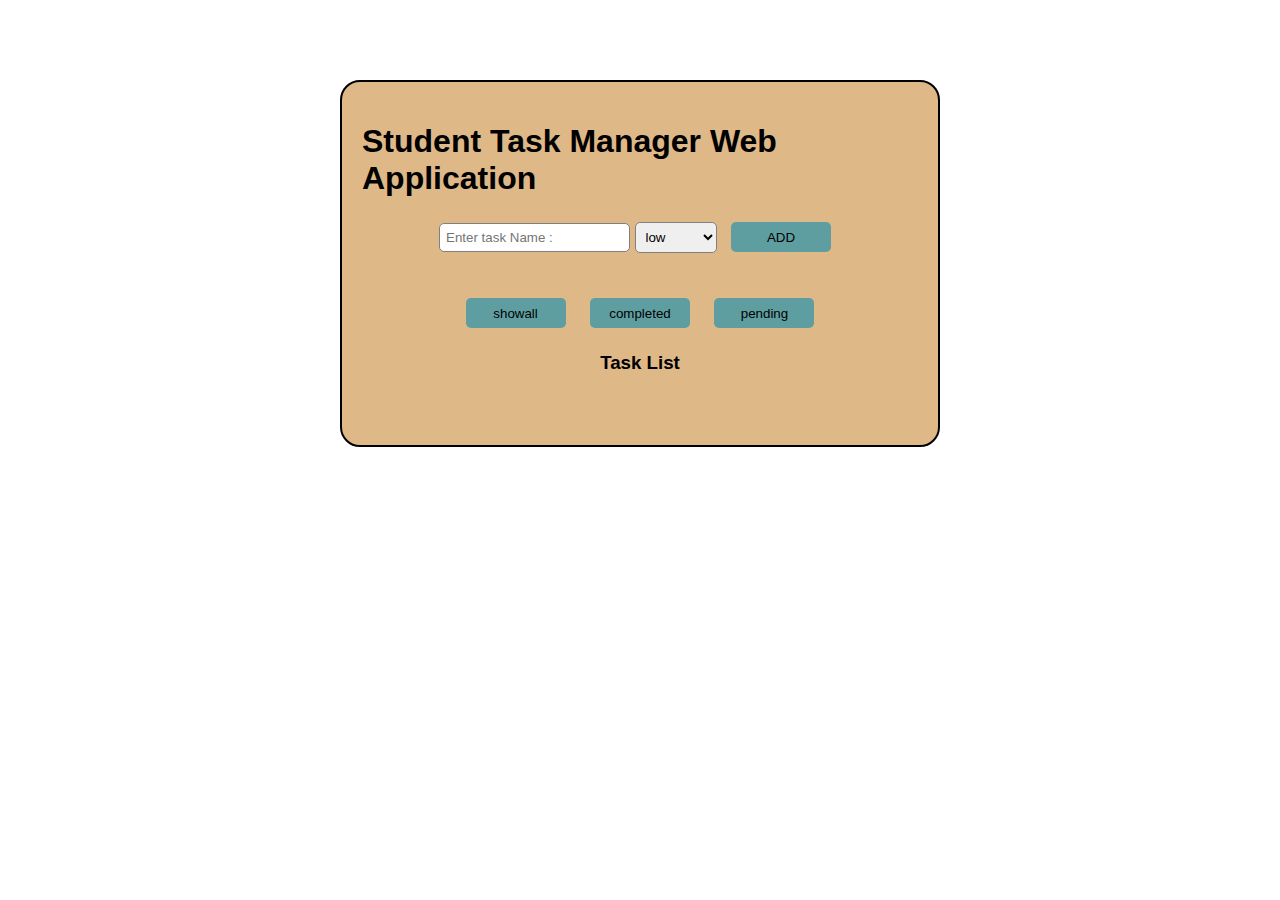
<file: lab_mst/index.html>
<!DOCTYPE html>
<html lang="en">
<head>
    <meta charset="UTF-8">
    <meta name="viewport" content="width=device-width, initial-scale=1.0">
    <title>Student Task Manager Web Application</title>
    <link rel="stylesheet" href="style.css">

</head>
<body>
    <div id="container">

        <h1>Student Task Manager Web Application</h1>
        <div>
            <input type="text" id="taskname" placeholder="Enter task Name : ">
            <select id="priority">
                <option value="low">low</option>
                <option value="Medium">Medium</option>
                <option value="high">high</option>
            </select>
            <button onclick="addtask()">ADD</button>
        </div><br><br>
        
        <div class="filters">
            <button onclick="showall()">showall</button>
            <button onclick="showcompleted()">completed</button>
            <button onclick="showpending()">pending</button>
        </div>
        
        <h3>Task List</h3>
        <ol id="tasklist">
            
        </ol>
        
    </div>
    <script src="script.js"></script>
</body>
</html>
</file>
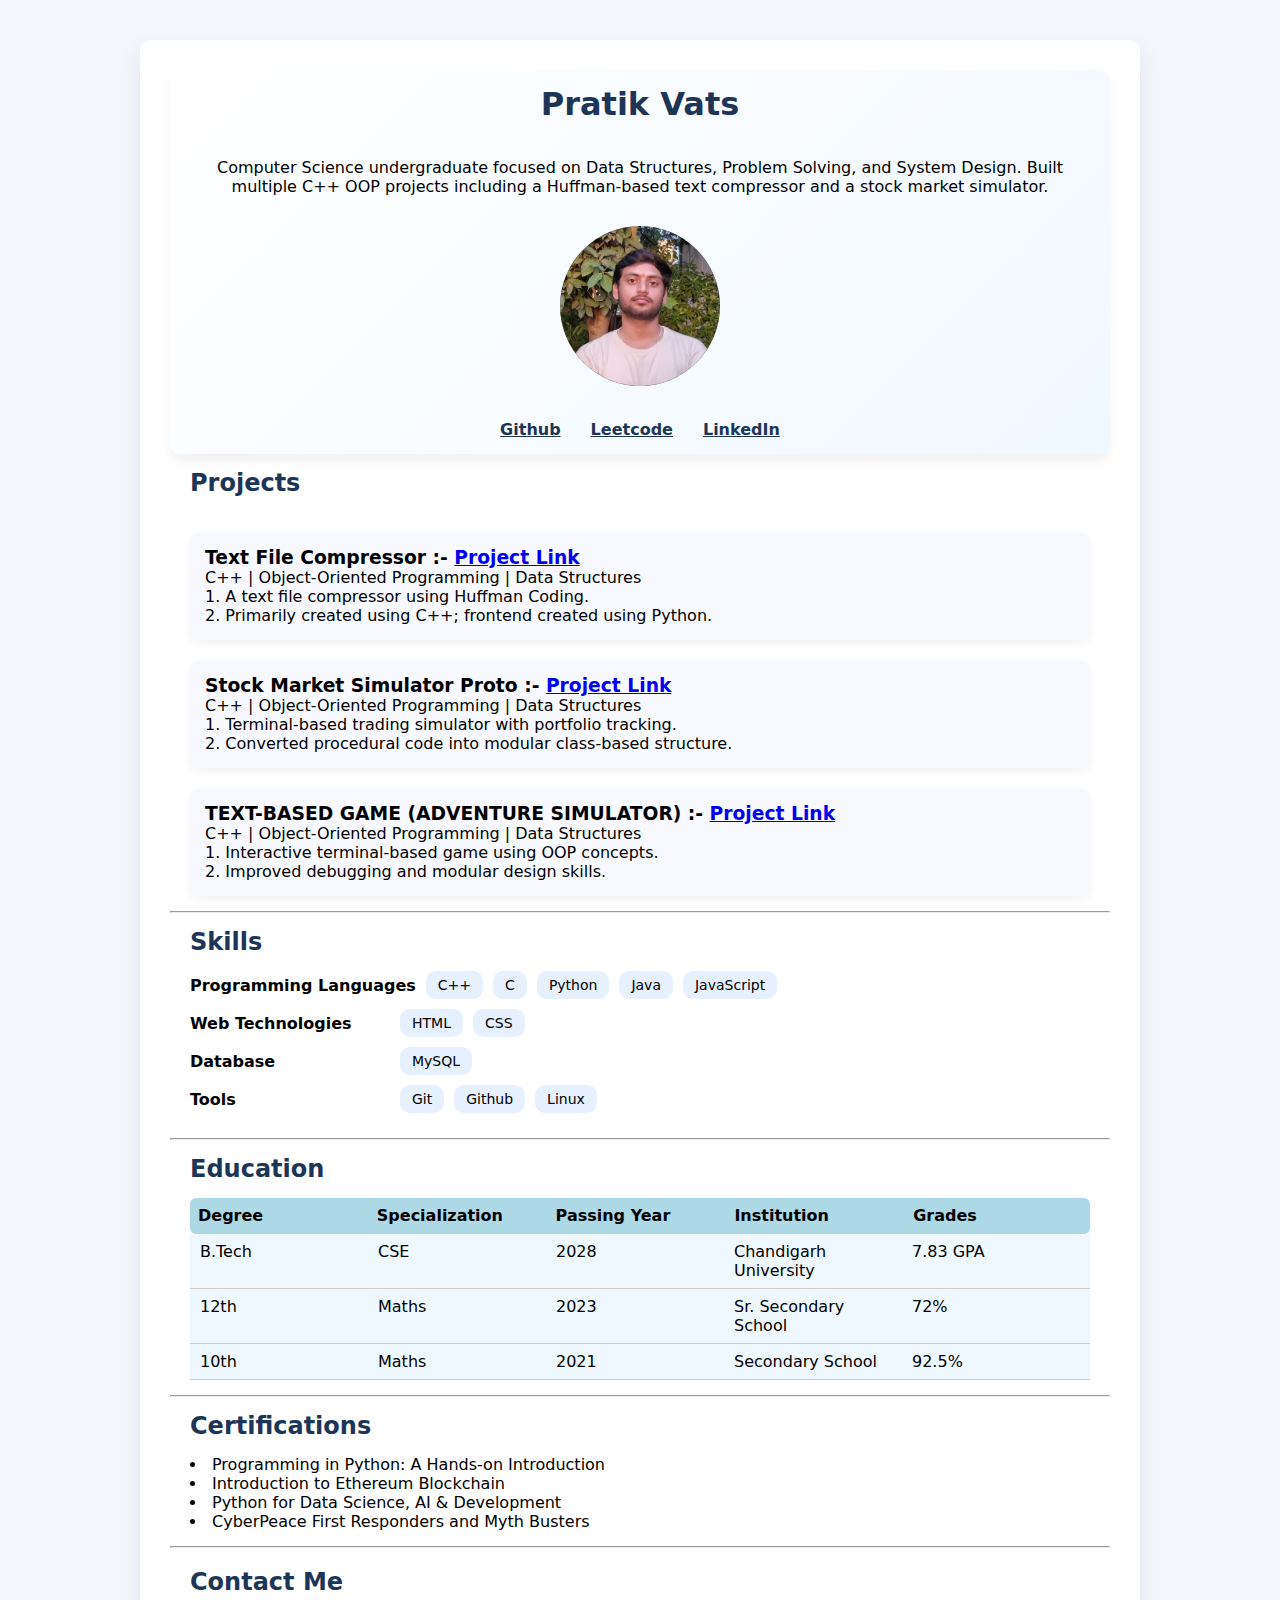
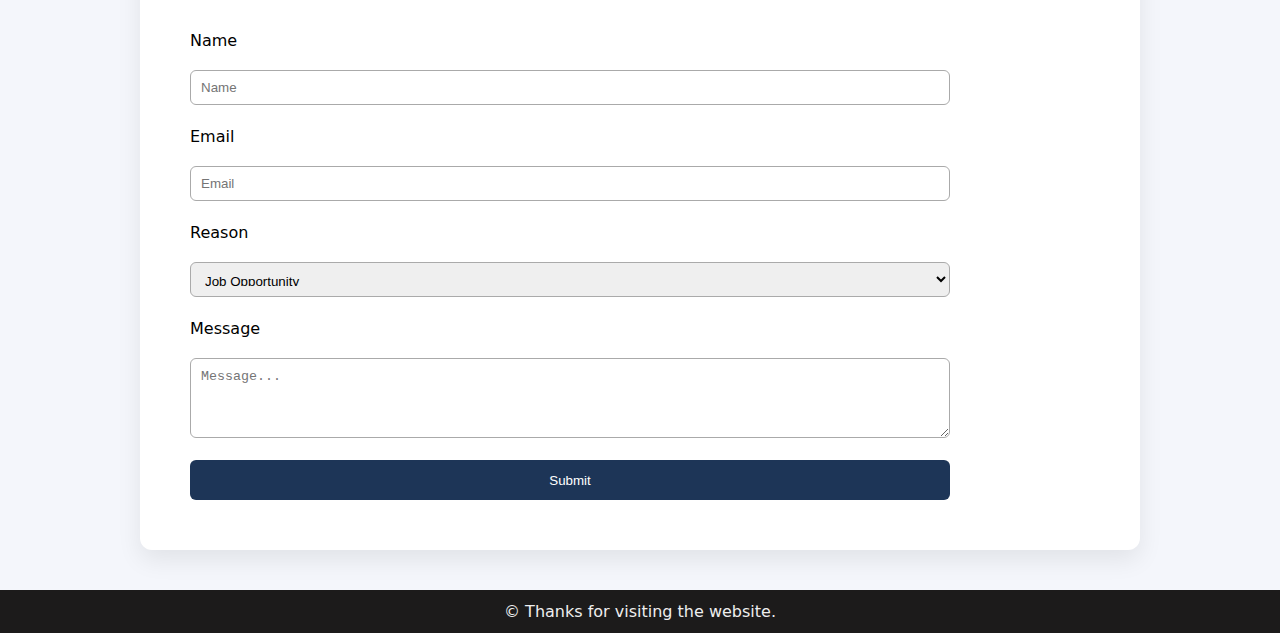
<file: portfolio website/index.html>
<!DOCTYPE html>
<html lang="en">

<head>
    <meta charset="UTF-8">
    <meta name="viewport" content="width=device-width, initial-scale=1.0">
    <title>Portfolio</title>
    <link rel="stylesheet" href="style.css">
</head>

<body>

    <div class="container">

        <div class="about-me">
            <header class="header">
                <h1>Pratik Vats</h1>
                <p>
                    Computer Science undergraduate focused on Data Structures, Problem Solving, and System Design. Built
                    multiple C++ OOP projects including a Huffman-based text compressor and a stock market simulator.
                </p>
                <div class="img">
                    <a href="https://www.linkedin.com/in/pratik-vats-a81587329/" target="_blank"><img src="mypic.jpg"
                            alt="Profile picture of Pratik Vats"></a>
                </div>
            </header>

            <nav>
                <a href="https://github.com/Pratik-vats" target="_blank">Github</a>
                <a href="https://leetcode.com/u/pratik_vats_05/" target="_blank">Leetcode</a>
                <a href="https://www.linkedin.com/in/pratik-vats-a81587329/" target="_blank">LinkedIn</a>
            </nav>
        </div>

        <main>

            <section class="projects">
                <h2>Projects</h2>

                <div class="project-item">
                    <h3>Text File Compressor :- <a
                            href="https://github.com/Pratik-vats/project/tree/main/adsa%20project"
                            target="_blank">Project Link</a></h3>
                    <p>C++ | Object-Oriented Programming | Data Structures</p>
                    <ol>
                        <li>A text file compressor using Huffman Coding.</li>
                        <li>Primarily created using C++; frontend created using Python.</li>
                    </ol>
                </div>

                <div class="project-item">
                    <h3>Stock Market Simulator Proto :- <a
                            href="https://github.com/Pratik-vats/project/blob/main/stock_market_simulator_proto.cpp"
                            target="_blank">Project Link</a></h3>
                    <p>C++ | Object-Oriented Programming | Data Structures</p>
                    <ol>
                        <li>Terminal-based trading simulator with portfolio tracking.</li>
                        <li>Converted procedural code into modular class-based structure.</li>
                    </ol>
                </div>

                <div class="project-item">
                    <h3>TEXT-BASED GAME (ADVENTURE SIMULATOR) :- <a
                            href="https://github.com/Pratik-vats/project/blob/main/text_based_game.cpp"
                            target="_blank">Project Link</a></h3>
                    <p>C++ | Object-Oriented Programming | Data Structures</p>
                    <ol>
                        <li>Interactive terminal-based game using OOP concepts.</li>
                        <li>Improved debugging and modular design skills.</li>
                    </ol>
                </div>

            </section>

            <hr>

            <section class="skills">

                <h2>Skills</h2>
                <div class="skilltype">
                    <h4>Programming Languages</h4>
                    <div class="skillcard">C++</div>
                    <div class="skillcard">C</div>
                    <div class="skillcard">Python</div>
                    <div class="skillcard">Java</div>
                    <div class="skillcard">JavaScript</div>
                </div>
                <div class="skilltype">
                    <h4>Web Technologies</h4>
                    <div class="skillcard">HTML</div>
                    <div class="skillcard">CSS</div>
                </div>
                <div class="skilltype">
                    <h4>Database</h4>
                    <div class="skillcard">MySQL</div>
                </div>
                <div class="skilltype">
                    <h4>Tools</h4>
                    <div class="skillcard">Git</div>
                    <div class="skillcard">Github</div>
                    <div class="skillcard">Linux</div>
                </div>

            </section>

            <hr>

            <section class="education">
                <h2>Education</h2>

                <div class="qualifications header">
                    <div>Degree</div>
                    <div>Specialization</div>
                    <div>Passing Year</div>
                    <div>Institution</div>
                    <div>Grades</div>
                </div>

                <div class="qualifications">
                    <div>B.Tech</div>
                    <div>CSE</div>
                    <div>2028</div>
                    <div>Chandigarh University</div>
                    <div>7.83 GPA</div>
                </div>

                <div class="qualifications">
                    <div>12th</div>
                    <div>Maths</div>
                    <div>2023</div>
                    <div>Sr. Secondary School</div>
                    <div>72%</div>
                </div>

                <div class="qualifications">
                    <div>10th</div>
                    <div>Maths</div>
                    <div>2021</div>
                    <div>Secondary School</div>
                    <div>92.5%</div>
                </div>
            </section>

            <hr>

            <section class="certifications">
                <h2>Certifications</h2>
                <ul>
                    <li>Programming in Python: A Hands-on Introduction</li>
                    <li>Introduction to Ethereum Blockchain</li>
                    <li>Python for Data Science, AI & Development</li>
                    <li>CyberPeace First Responders and Myth Busters</li>
                </ul>
            </section>

            <hr>

            <div class="contact-me">

                <h2>Contact Me</h2>

                <form>

                    <label>Name</label>
                    <input type="text" placeholder="Name">

                    <label>Email</label>
                    <input type="email" placeholder="Email" class="detail-input">

                    <label>Reason</label>
                    <select>
                        <option>Job Opportunity</option>
                        <option>Internship</option>
                        <option>Collaboration</option>
                    </select>

                    <label>Message</label>
                    <textarea name="Message" placeholder="Message..."></textarea>
                    <button type="submit">Submit</button>

                </form>

            </div>
        </main>
    </div>

    <footer>
        <p>&copy; Thanks for visiting the website.</p>
    </footer>

</body>

</html>
</file>
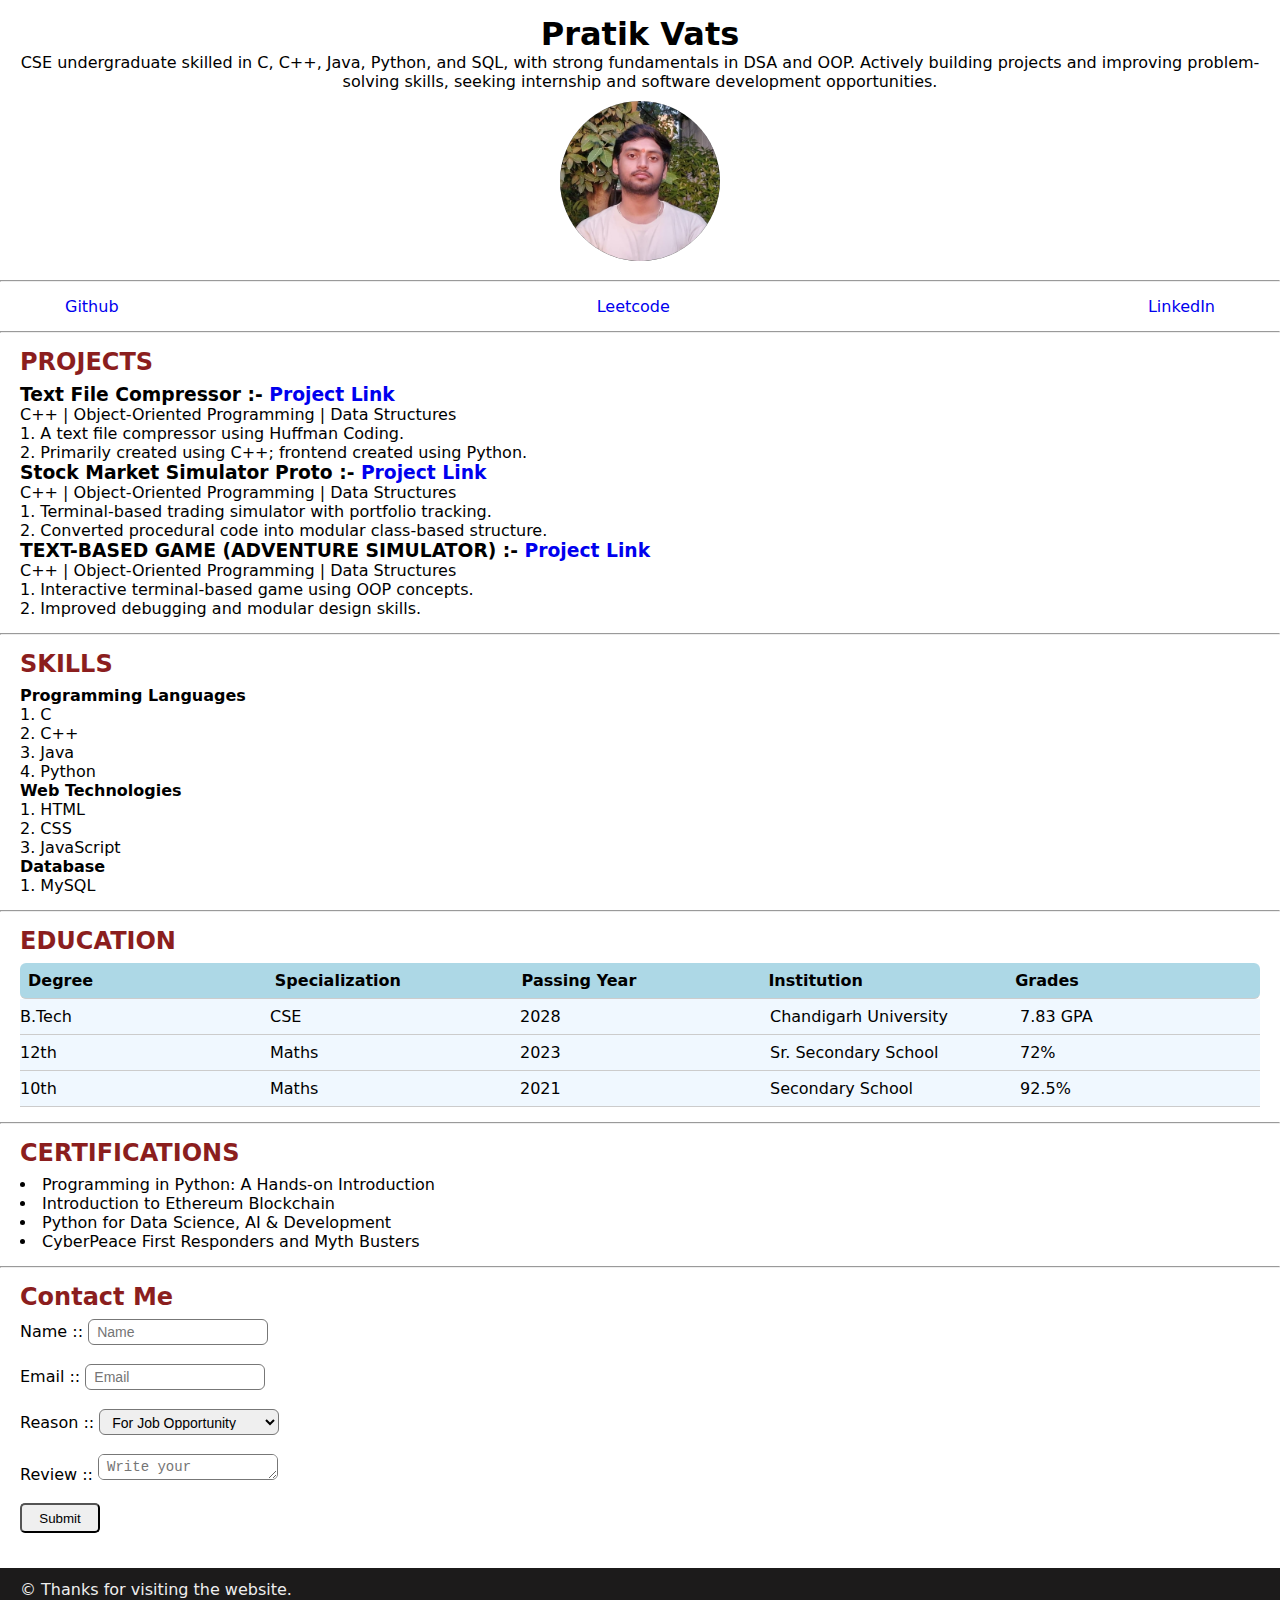
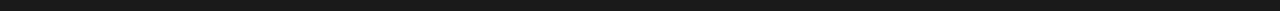
<file: portofolio website/index.html>
<!DOCTYPE html>
<html lang="en">

<head>
    <meta charset="UTF-8">
    <meta name="viewport" content="width=device-width, initial-scale=1.0">
    <title>Portfolio</title>
    <link rel="stylesheet" href="style.css">
</head>

<body>

    <header class="header">
        <h1>Pratik Vats</h1>
        <p>
            CSE undergraduate skilled in C, C++, Java, Python, and SQL, with strong fundamentals in DSA and OOP.
            Actively building projects and improving problem-solving skills, seeking internship and software development
            opportunities.
        </p>
        <div class="img">
            <img src="mypic.jpg" alt="Profile picture of Pratik Vats">
        </div>
    </header>

    <hr>

    <nav>
        <a href="https://github.com/PratikVats24bcs10343">Github</a>
        <a href="https://leetcode.com/u/pratik_vats_05/">Leetcode</a>
        <a href="https://www.linkedin.com/in/pratik-vats-a81587329/">LinkedIn</a>
    </nav>

    <hr>

    <main>

        <section class="projects">
            <h2>PROJECTS</h2>

            <article>
                <h3>Text File Compressor :- <a href="https://github.com/Pratik-vats/project/tree/main/adsa%20project"
                        target="_blank">Project Link</a></h3>
                <p>C++ | Object-Oriented Programming | Data Structures</p>
                <ol>
                    <li>A text file compressor using Huffman Coding.</li>
                    <li>Primarily created using C++; frontend created using Python.</li>
                </ol>
            </article>

            <article>
                <h3>Stock Market Simulator Proto :- <a
                        href="https://github.com/Pratik-vats/project/blob/main/stock_market_simulator_proto.cpp"
                        target="_blank">Project Link</a></h3>
                <p>C++ | Object-Oriented Programming | Data Structures</p>
                <ol>
                    <li>Terminal-based trading simulator with portfolio tracking.</li>
                    <li>Converted procedural code into modular class-based structure.</li>
                </ol>
            </article>

            <article>
                <h3>TEXT-BASED GAME (ADVENTURE SIMULATOR) :- <a
                        href="https://github.com/Pratik-vats/project/blob/main/text_based_game.cpp"
                        target="_blank">Project Link</a></h3>
                <p>C++ | Object-Oriented Programming | Data Structures</p>
                <ol>
                    <li>Interactive terminal-based game using OOP concepts.</li>
                    <li>Improved debugging and modular design skills.</li>
                </ol>
            </article>
        </section>

        <hr>

        <section class="skills">
            <h2>SKILLS</h2>

            <h4>Programming Languages</h4>
            <ol>
                <li>C</li>
                <li>C++</li>
                <li>Java</li>
                <li>Python</li>
            </ol>

            <h4>Web Technologies</h4>
            <ol>
                <li>HTML</li>
                <li>CSS</li>
                <li>JavaScript</li>
            </ol>

            <h4>Database</h4>
            <ol>
                <li>MySQL</li>
            </ol>
        </section>


        <hr>

        <section class="education">
            <h2>EDUCATION</h2>

            <div class="qualifications header">
                <div>Degree</div>
                <div>Specialization</div>
                <div>Passing Year</div>
                <div>Institution</div>
                <div>Grades</div>
            </div>

            <div class="qualifications">
                <div>B.Tech</div>
                <div>CSE</div>
                <div>2028</div>
                <div>Chandigarh University</div>
                <div>7.83 GPA</div>
            </div>

            <div class="qualifications">
                <div>12th</div>
                <div>Maths</div>
                <div>2023</div>
                <div>Sr. Secondary School</div>
                <div>72%</div>
            </div>

            <div class="qualifications">
                <div>10th</div>
                <div>Maths</div>
                <div>2021</div>
                <div>Secondary School</div>
                <div>92.5%</div>
            </div>
        </section>

        <hr>

        <section class="certifications">
            <h2>CERTIFICATIONS</h2>
            <ul>
                <li>Programming in Python: A Hands-on Introduction</li>
                <li>Introduction to Ethereum Blockchain</li>
                <li>Python for Data Science, AI & Development</li>
                <li>CyberPeace First Responders and Myth Busters</li>
            </ul>
        </section>

        <hr>

        <section class="contact">
            <h2>Contact Me</h2>

            <form>
                <label for="name">Name</label> ::
                <input type="text" id="name" name="username" required placeholder="Name">
                <br><br>

                <label for="email">Email</label> ::
                <input type="email" id="email" name="user_mail" required placeholder="Email">
                <br><br>

                <label for="reason">Reason</label> ::
                <select id="reason" name="reason">
                    <option value="Job">For Job Opportunity</option>
                    <option value="Internship">For Internship</option>
                    <option value="Collaboration">For Collaboration</option>
                </select>
                <br><br>

                <label for="review">Review</label> ::
                <textarea id="review" name="review" placeholder="Write your message..."></textarea>
                <br><br>

                <button type="submit">Submit</button>
            </form>
        </section>

    </main>

    <footer>
        <p>&copy; Thanks for visiting the website.</p>
    </footer>

</body>

</html>
</file>
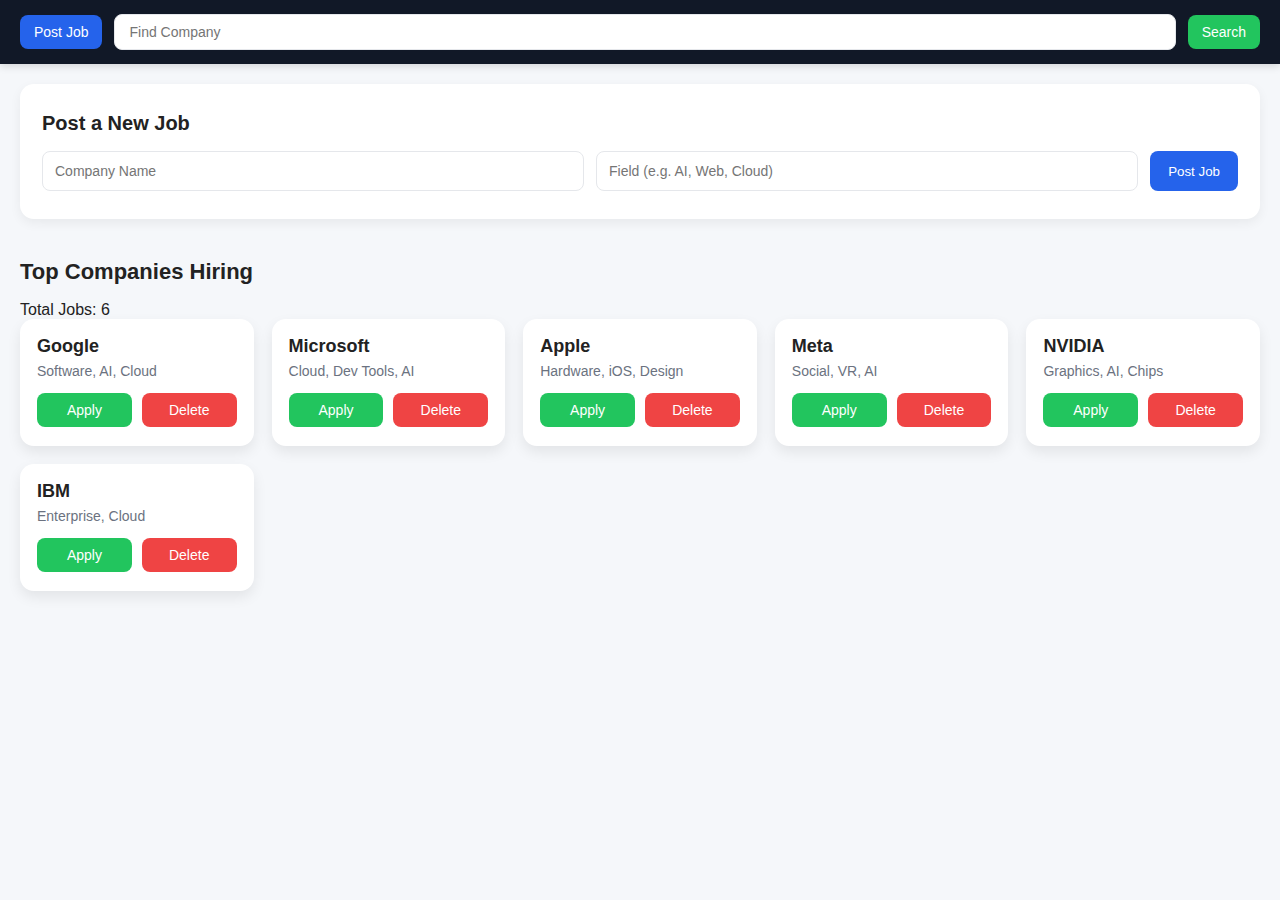
<file: job_seeking_web/companies.html>
<!DOCTYPE html>
<html lang="en">
<head>
    <meta charset="UTF-8">
    <meta name="viewport" content="width=device-width, initial-scale=1.0">
    <title>Top Companies | Jobify</title>
    <link rel="stylesheet" href="companies.css">
</head>
<body>

    <nav class="navbar">
        <a href="#post-job" class="nav-option">Post Job</a>

        <input 
            type="text" 
            id="companySearchInput" 
            placeholder="Find Company" 
            class="nav-option"
        >

        <button id="searchBtn" class="nav-option">Search</button>
    </nav>

    <section class="post-job-section" id="post-job">
        <h2>Post a New Job</h2>

        <div class="post-job-form">
            <input 
                type="text" 
                id="companyNameInput" 
                placeholder="Company Name"
                required
            />

            <input 
                type="text" 
                id="companyFieldInput" 
                placeholder="Field (e.g. AI, Web, Cloud)"
                required
            />

            <button id="postJobBtn">Post Job</button>
        </div>

        <p id="formError" class="form-error"></p>
    </section>

    <section class="companies-section">
        <h2>Top Companies Hiring</h2>

        <p id="jobCount" class="job-count">Total Jobs: 6</p>

        <div class="company-grid" id="companyGrid">

            <div class="company-card" data-company="Google">
                <h3>Google</h3>
                <p>Software, AI, Cloud</p>
                <div class="card-actions">
                    <a href="#" class="apply-btn" data-applied="false">Apply</a>
                    <button class="delete-btn">Delete</button>
                </div>
            </div>

            <div class="company-card" data-company="Microsoft">
                <h3>Microsoft</h3>
                <p>Cloud, Dev Tools, AI</p>
                <div class="card-actions">
                    <a href="#" class="apply-btn" data-applied="false">Apply</a>
                    <button class="delete-btn">Delete</button>
                </div>
            </div>

            <div class="company-card" data-company="Apple">
                <h3>Apple</h3>
                <p>Hardware, iOS, Design</p>
                <div class="card-actions">
                    <a href="#" class="apply-btn" data-applied="false">Apply</a>
                    <button class="delete-btn">Delete</button>
                </div>
            </div>

            <div class="company-card" data-company="Meta">
                <h3>Meta</h3>
                <p>Social, VR, AI</p>
                <div class="card-actions">
                    <a href="#" class="apply-btn" data-applied="false">Apply</a>
                    <button class="delete-btn">Delete</button>
                </div>
            </div>

            <div class="company-card" data-company="NVIDIA">
                <h3>NVIDIA</h3>
                <p>Graphics, AI, Chips</p>
                <div class="card-actions">
                    <a href="#" class="apply-btn" data-applied="false">Apply</a>
                    <button class="delete-btn">Delete</button>
                </div>
            </div>

            <div class="company-card" data-company="IBM">
                <h3>IBM</h3>
                <p>Enterprise, Cloud</p>
                <div class="card-actions">
                    <a href="#" class="apply-btn" data-applied="false">Apply</a>
                    <button class="delete-btn">Delete</button>
                </div>
            </div>

        </div>
    </section>

    <script src="companies.js"></script>
</body>
</html>
</file>
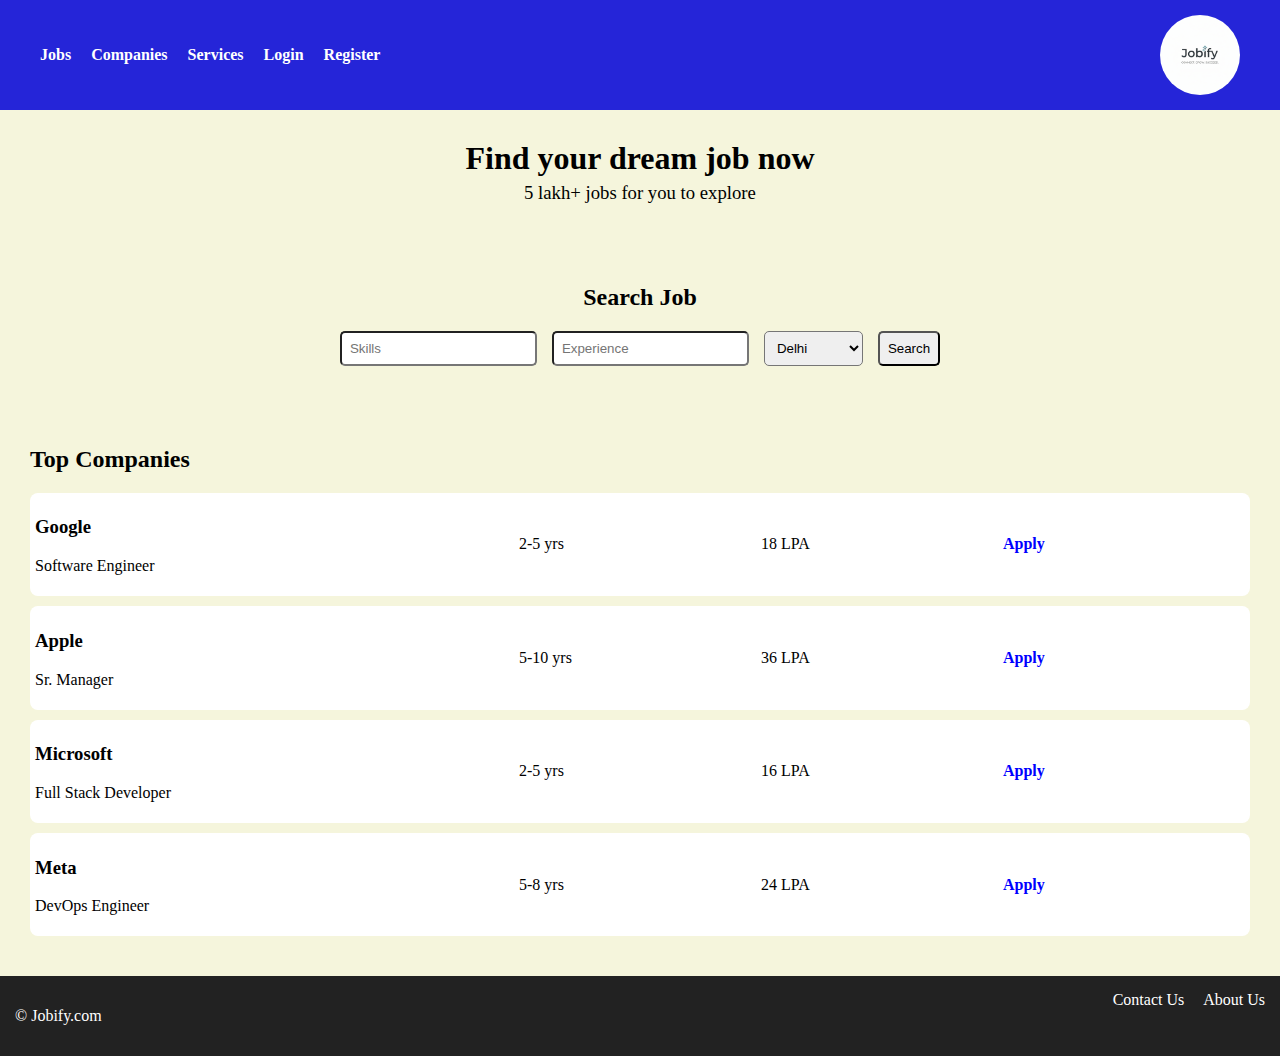
<file: job_seeking_web/homepage.html>
<!DOCTYPE html>
<html lang="en">
<head>
    <meta charset="UTF-8">
    <meta name="viewport" content="width=device-width, initial-scale=1.0">
    <title>Jobify</title>
    <link rel="stylesheet" href="style.css">
</head>

<body>

<header class="header">
    <nav class="nav">
        <a href="jobs.html">Jobs</a>
        <a href="companies.html">Companies</a>
        <a href="#">Services</a>
        <a href="login.html">Login</a>
        <a href="register.html">Register</a>
    </nav>

    <img src="images/jobify_logo.png" alt="logo" class="logo">
</header>

    <div class="title center-title">
        <h1>Find your dream job now</h1>
        <h3>5 lakh+ jobs for you to explore</h3>
    </div>

<section class="search">
    <h2>Search Job</h2>

    <form class="search-form">
        <input type="text" placeholder="Skills" required >
        <input type="text" placeholder="Experience" required >

        <select >
            <option>Delhi</option>
            <option>Mumbai</option>
            <option>Bengaluru</option>
        </select>

        <button >Search</button>
    </form>
</section>

<section class="jobs">
    <h2>Top Companies</h2>

    <div class="job-card">
        <div>
            <h3>Google</h3>
            <p>Software Engineer</p>
        </div>
        <p>2-5 yrs</p>
        <p>18 LPA</p>
        <a href="#">Apply</a>
    </div>

    <div class="job-card">
        <div>
            <h3>Apple</h3>
            <p>Sr. Manager</p>
        </div>
        <p>5-10 yrs</p>
        <p>36 LPA</p>
        <a href="#">Apply</a>
    </div>

    <div class="job-card">
        <div>
            <h3>Microsoft</h3>
            <p>Full Stack Developer</p>
        </div>
        <p>2-5 yrs</p>
        <p>16 LPA</p>
        <a href="#">Apply</a>
    </div>

    <div class="job-card">
        <div>
            <h3>Meta</h3>
            <p>DevOps Engineer</p>
        </div>
        <p>5-8 yrs</p>
        <p>24 LPA</p>
        <a href="#">Apply</a>
    </div>

</section>

<footer class="footer">
    <p>© Jobify.com</p>
    <div>
        <a href="#">Contact Us</a>
        <a href="#">About Us</a>
    </div>
</footer>

</body>
</html>
</file>
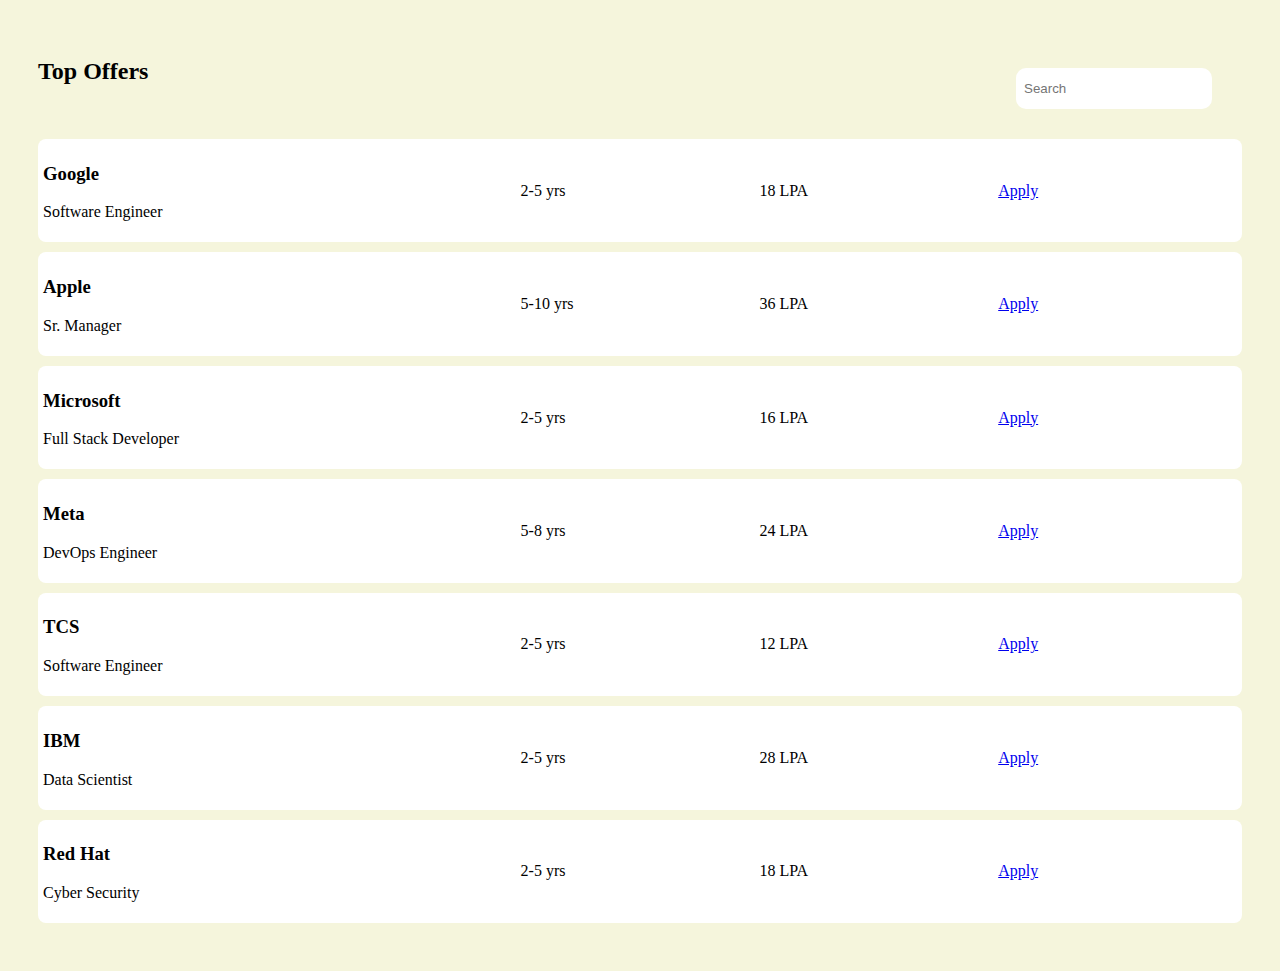
<file: job_seeking_web/jobs.html>
<!DOCTYPE html>
<html lang="en">

<head>
    <meta charset="UTF-8">
    <meta name="viewport" content="width=device-width, initial-scale=1.0">
    <title>Jobify</title>
    <link rel="stylesheet" href="jobs.css">
</head>

<body>
    <section class="jobs">
        <div class="header">
            <h2>Top Offers</h2>
            <input type="text" placeholder="Search">
        </div>
        

        <div class="job-card">
            <div>
                <h3>Google</h3>
                <p>Software Engineer</p>
            </div>
            <p>2-5 yrs</p>
            <p>18 LPA</p>
            <a href="#">Apply</a>
        </div>

        <div class="job-card">
            <div>
                <h3>Apple</h3>
                <p>Sr. Manager</p>
            </div>
            <p>5-10 yrs</p>
            <p>36 LPA</p>
            <a href="#">Apply</a>
        </div>

        <div class="job-card">
            <div>
                <h3>Microsoft</h3>
                <p>Full Stack Developer</p>
            </div>
            <p>2-5 yrs</p>
            <p>16 LPA</p>
            <a href="#">Apply</a>
        </div>

        <div class="job-card">
            <div>
                <h3>Meta</h3>
                <p>DevOps Engineer</p>
            </div>
            <p>5-8 yrs</p>
            <p>24 LPA</p>
            <a href="#">Apply</a>
        </div>

        <div class="job-card">
            <div>
                <h3>TCS</h3>
                <p>Software Engineer</p>
            </div>
            <p>2-5 yrs</p>
            <p>12 LPA</p>
            <a href="#">Apply</a>
        </div>

        <div class="job-card">
            <div>
                <h3>IBM</h3>
                <p>Data Scientist</p>
            </div>
            <p>2-5 yrs</p>
            <p>28 LPA</p>
            <a href="#">Apply</a>
        </div>

        <div class="job-card">
            <div>
                <h3>Red Hat</h3>
                <p>Cyber Security</p>
            </div>
            <p>2-5 yrs</p>
            <p>18 LPA</p>
            <a href="#">Apply</a>
        </div>

    </section>
</body>

</html>
</file>
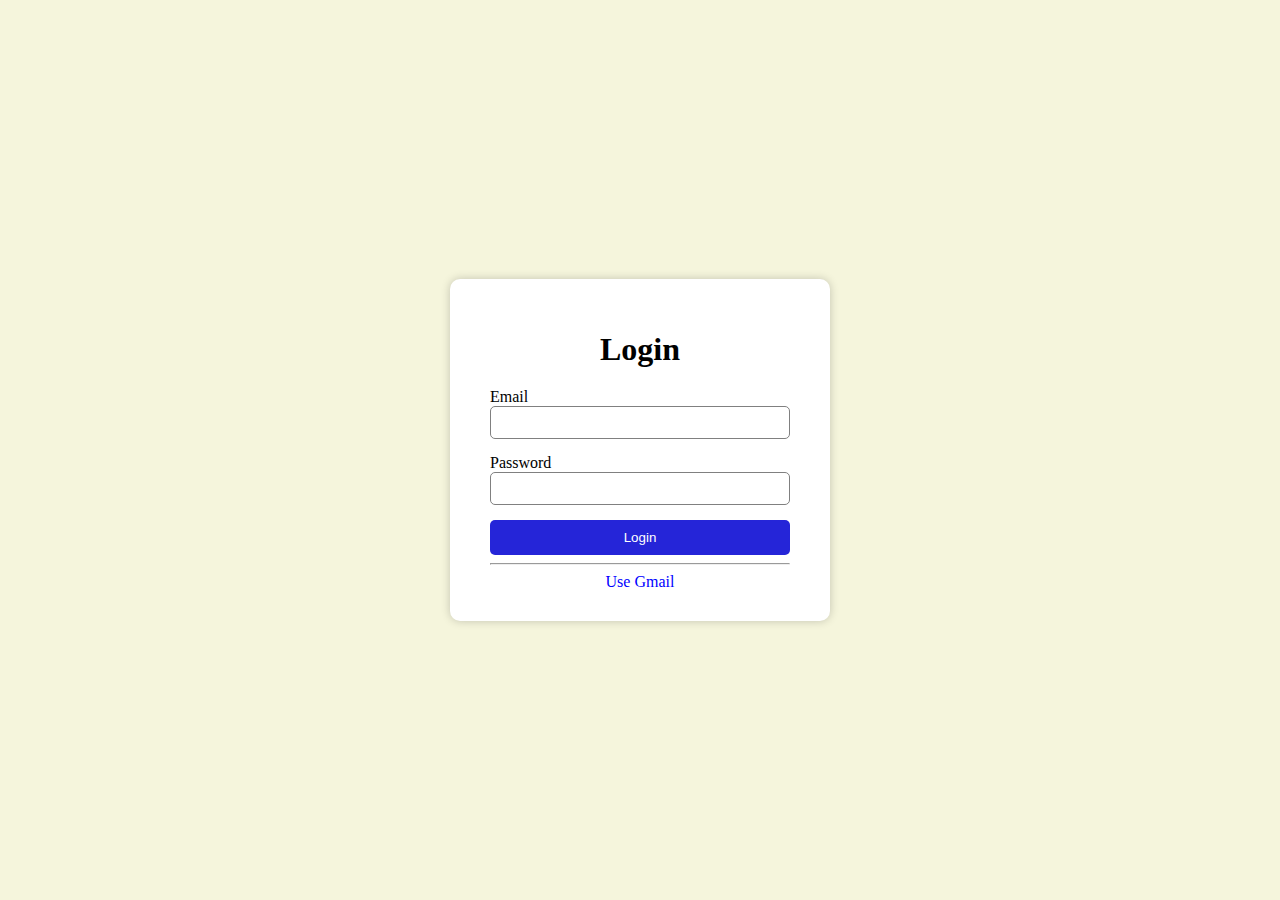
<file: job_seeking_web/login.html>
<!DOCTYPE html>
<html lang="en">
<head>
    <meta charset="UTF-8">
    <meta name="viewport" content="width=device-width, initial-scale=1.0">
    <title>Login | Jobify</title>
    <link rel="stylesheet" href="login.css">
</head>

<body>

<div class="login-container">
    <h1>Login</h1>

    <form action="homepage.html" method="get">

        <div class="input-group">
            <label for="email">Email</label>
            <input type="email" id="email" name="email" required>
        </div>

        <div class="input-group">
            <label for="password">Password</label>
            <input type="password" id="password" name="password" required>
        </div>

        <button type="submit">Login</button>

    </form>

    <hr>

    <a href="#" class="google-link">Use Gmail</a>
</div>

</body>
</html>
</file>
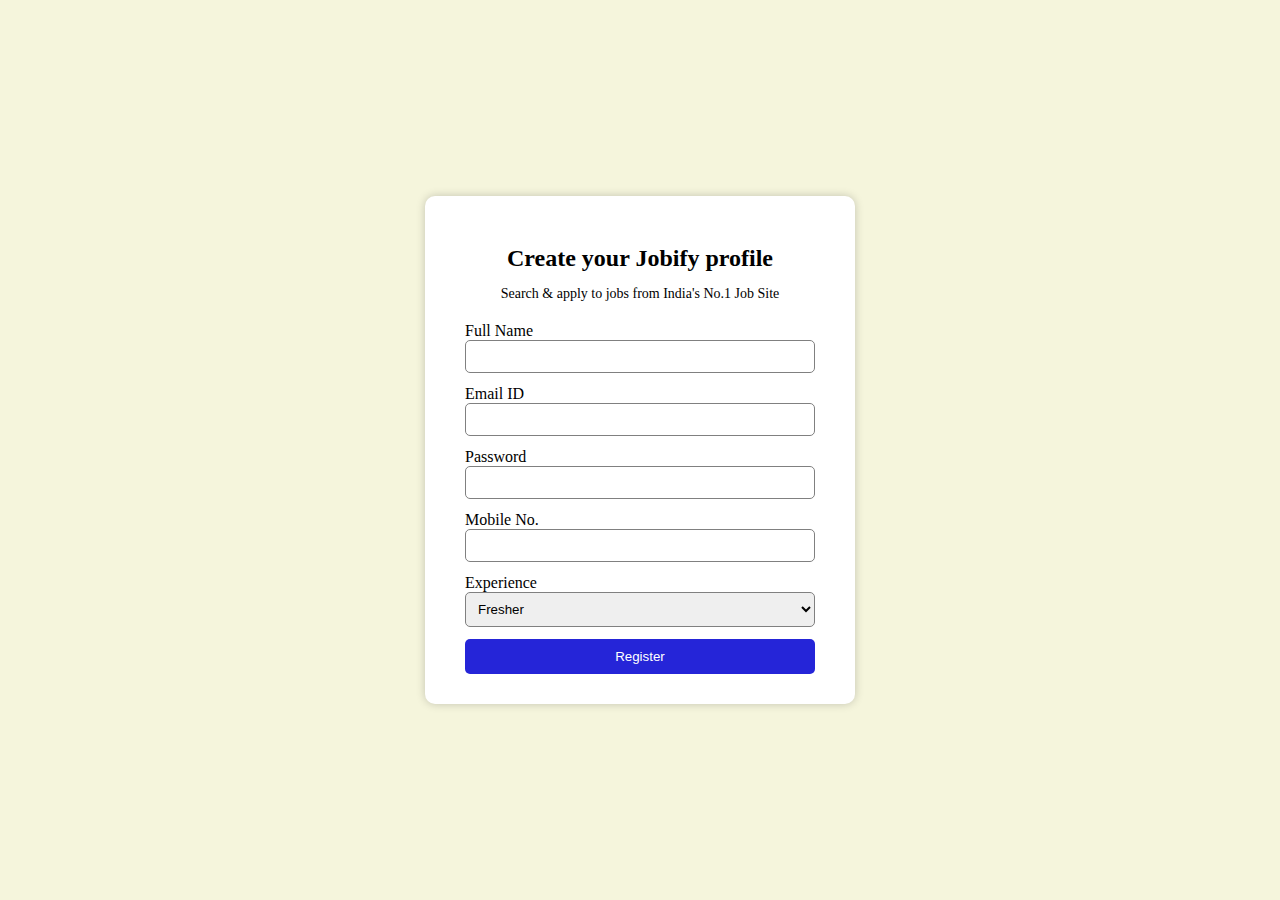
<file: job_seeking_web/register.html>
<!DOCTYPE html>
<html lang="en">
<head>
    <meta charset="UTF-8">
    <meta name="viewport" content="width=device-width, initial-scale=1.0">
    <title>Register | Jobify</title>
    <link rel="stylesheet" href="register.css">
</head>

<body>

<div class="register-container">

    <h2>Create your Jobify profile</h2>
    <p>Search & apply to jobs from India's No.1 Job Site</p>

    <form action="homepage.html" method="get">

        <div class="input-group">
            <label for="name">Full Name</label>
            <input type="text" id="name" name="name" required>
        </div>

        <div class="input-group">
            <label for="email">Email ID</label>
            <input type="email" id="email" name="email" required>
        </div>

        <div class="input-group">
            <label for="password">Password</label>
            <input type="password" id="password" minlength="8" required>
        </div>

        <div class="input-group">
            <label for="mobile">Mobile No.</label>
            <input type="tel" id="mobile" name="mobile" required>
        </div>

        <div class="input-group">
            <label for="experience">Experience</label>
            <select id="experience" name="experience">
                <option value="fresher">Fresher</option>
                <option value="2+">2+ Years</option>
                <option value="5+">5+ Years</option>
                <option value="10+">10+ Years</option>
            </select>
        </div>

        <button type="submit">Register</button>

    </form>

</div>

</body>
</html>
</file>
<file: lab_mst/style.css>
*{
    box-sizing: border-box;
    font-family: Arial, Helvetica, sans-serif;
}

#container{
    margin: 80px auto;
    padding: 20px;
    height: auto;
    width: 600px;
    border: 2px solid black;
    border-radius: 20px;
    display: flex;
    flex-direction: column;
    align-items: center;
    background-color: burlywood;
}

h1{
    margin-bottom: 20px;
}

input, select{
    padding: 6px;
    border-radius: 5px;
    border: 1px solid gray;
}

button{
    margin: 5px 10px;
    border-radius: 5px;
    height: 30px;
    width: 100px;
    background-color: cadetblue;
    border: none;
    cursor: pointer;
}

button:hover{
    background-color: rgb(70,140,140);
}

#tasklist{
    width: 80%;
}

li{
    margin: 8px 0;
    padding: 6px;
    background-color: white;
    border-radius: 5px;
    display: flex;
    justify-content: space-between;
    align-items: center;
}
</file>
<file: portfolio website/style.css>
* {
    margin: 0;
    padding: 0;
    box-sizing: border-box;
}

body {
    background: #f4f6fb;
    font-family: system-ui, sans-serif;
    font-weight: 400;
}

.container {
    max-width: 1000px;
    margin: 40px auto;
    padding: 30px;
    background-color: #ffffff;
    border-radius: 12px;
    box-shadow: 0 10px 25px rgba(0,0,0,0.08);
}

.about-me {
    background: linear-gradient(135deg , white , aliceblue);
    border-radius: 10px;
    box-shadow: 0px 8px 10px rgba(0, 0, 0, 0.05);
    transition: all 0.4s ease-in-out;
}

.about-me:hover{
    transform: translateY(-8px);
}

header, section {
    padding: 15px 20px;
    gap: 20px;
}

nav{
    display: flex;
    justify-content: center;
    gap: 30px;
    text-align: center;
    padding: 15px;
    margin-left: 50px;
    margin-right: 50px;
}

header {
    display: flex;
    flex-direction: column;
    align-items: center;
    text-align: center;
}

img {
    height: 160px;
    width: 160px;
    border-radius: 50%;
    object-fit: cover;
    margin-top: 10px;
}

nav a {
    color: #1d3557;
    font-weight: 600;
    transition: 0.3s ease;
}

nav a:hover {
    color: #457b9d;
    transform: translateY(-2px);
}

h2 , h1 {
    margin-bottom: 15px;
    color: #1d3557;
}

.projects{
    display: flex;
    flex-direction: column;
    gap: 20px;
}

.project-item {
    background: #f8f9ff;
    padding: 15px;
    border-radius: 10px;
    box-shadow: 0 4px 10px rgba(0,0,0,0.05);
    transition: 0.3s ease;
}

.project-item:hover {
    transform: translateY(-4px);
}

.skilltype{
    display: flex;
    flex-wrap: wrap;
    align-items: center;
    gap: 10px;
    margin-bottom: 10px;
}

.skilltype h4{
    min-width: 200px;
}

.skillcard{
    background: #e6f0ff;
    padding: 6px 12px;
    align-items: center;
    border-radius: 10px;
    font-size: 14px;
}

.skillcard:hover {
    background-color: #c7ddff;
    transform: scale(1.05);
}

.qualifications {
    display: grid;
    grid-template-columns: repeat(5, 1fr);
    gap: 10px;
    padding: 8px 10px;
    border-bottom: 1px solid #ccc;
    background-color: aliceblue;
}

.qualifications.header {
    font-weight: bold;
    background-color: lightblue;
    padding: 8px;
    border-radius: 6px;
}

.contact-me{
    max-width: 800px;
    display: flex;
    flex-direction: column;
    gap: 20px;
    padding: 20px;
}

form {
    display: flex;
    flex-direction: column;
    gap: 10px;
}

input , select , textarea{
    width: 100%;
    padding: 10px;
    height: 35px;
    margin: 10px 0px 12px;
    border-radius: 6px;
    border: 1px solid #aaa;
}

textarea{
    height: 80px;
}

ol, ul {
    padding-left: 0;
    list-style-position: inside;
}

footer {
    background: #1c1b1b;
    color: #eee;
    display: flex;
    justify-content: center;
    padding: 12px 20px;
    margin-top: 20px;
}

button {
    width: 100%;
    height: 40px;
    border-radius: 6px;
    border: none;
    color: white;
    background: #1d3557;
    transition: 0.3s ease;
}

button:hover {
    background: linear-gradient(135deg, #224abe, #1a3ca3);
}

@media (max-width: 768px) {
    .qualifications {
        grid-template-columns: 1fr 1fr;
    }
}
</file>
<file: portofolio website/style.css>
* {
    margin: 0;
    padding: 0;
    box-sizing: border-box;
}

body {
    background-color: #ffffff;
    font-family: system-ui, sans-serif;
}

header, section {
    padding: 15px 20px;
}

nav{
    display: flex;
    justify-content: space-between;
    text-align: center;
    padding: 15px;
    margin-left: 50px;
    margin-right: 50px;
}

header {
    display: flex;
    flex-direction: column;
    align-items: center;
    text-align: center;
}

img {
    height: 160px;
    width: 160px;
    border-radius: 50%;
    object-fit: cover;
    margin-top: 10px;
}

a{
    text-decoration: none;
    font-size: bold;
}

input, textarea, select {
    height: 26px;
    width: 180px;
    border-radius: 6px;
    border: 1px solid #777;
    padding: 4px 8px;
    font-size: 14px;
}

h2 {
    color: #8b1e1e;
    margin-bottom: 8px;
}

.skilltype{
    margin: 10px 25px 10px 25px;
    display: flex;
}

.skillcard{
    height: 30px;
    width: 120px;
    text-align: center;
    padding: 5px 10px;
    margin: 0px 20px;
    border-radius: 10px;
    background-color: aliceblue;
}

.qualifications {
    display: grid;
    grid-template-columns: repeat(5, 1fr);
    gap: 10px;
    padding: 8px 0;
    border-bottom: 1px solid #ccc;
    background-color: aliceblue;
}

.qualifications.header {
    font-weight: bold;
    background-color: lightblue;
    padding: 8px;
    border-radius: 6px;
}

ol, ul {
    padding-left: 0;
    list-style-position: inside;
}

footer {
    background: #1c1b1b;
    color: #eee;
    display: flex;
    justify-content: space-between;
    align-items: center;
    padding: 12px 20px;
    margin-top: 20px;
}

button{
    height: 30px;
    width: 80px;
    border-radius: 5px;
    cursor: pointer;
}
</file>
<file: job_seeking_web/companies.css>
* {
    margin: 0;
    padding: 0;
    box-sizing: border-box;
    font-family: Arial, Helvetica, sans-serif;
}

:root {
    --primary: #2563eb;
    --success: #22c55e;
    --danger: #ef4444;
    --bg: #f5f7fa;
    --dark: #111827;
    --text: #222;
    --muted: #6b7280;
    --border: #e5e7eb;
}

body {
    background: var(--bg);
    color: var(--text);
    min-height: 100vh;
}

.navbar {
    display: flex;
    align-items: center;
    gap: 12px;
    padding: 14px 20px;
    background: var(--dark);
    box-shadow: 0 2px 8px rgba(0, 0, 0, 0.15);
    position: sticky;
    top: 0;
    z-index: 100;
}

.nav-option {
    padding: 9px 14px;
    border-radius: 8px;
    border: none;
    outline: none;
    text-decoration: none;
    font-size: 14px;
    transition: all 0.2s ease;
}

.navbar a.nav-option {
    background: var(--primary);
    color: white;
}

.navbar a.nav-option:hover {
    background: #1d4ed8;
}

#companySearchInput {
    flex: 1;
    min-width: 180px;
    border: 1px solid var(--border);
}

#companySearchInput:focus {
    border-color: var(--primary);
    box-shadow: 0 0 0 2px rgba(37, 99, 235, 0.15);
}

#searchBtn {
    background: var(--success);
    color: white;
    cursor: pointer;
}

#searchBtn:hover {
    background: #16a34a;
}

.post-job-section {
    padding: 28px 22px;
    background: #ffffff;
    margin: 20px;
    border-radius: 14px;
    box-shadow: 0 4px 12px rgba(0,0,0,0.06);
}

.post-job-section h2 {
    margin-bottom: 16px;
    font-size: 20px;
}

.post-job-form {
    display: flex;
    flex-wrap: wrap;
    gap: 12px;
}

.post-job-form input {
    padding: 11px 12px;
    border-radius: 8px;
    border: 1px solid var(--border);
    flex: 1;
    min-width: 180px;
    font-size: 14px;
}

.post-job-form input:focus {
    border-color: var(--primary);
    box-shadow: 0 0 0 2px rgba(37, 99, 235, 0.15);
}

.post-job-form button {
    padding: 11px 18px;
    border: none;
    border-radius: 8px;
    background: var(--primary);
    color: white;
    cursor: pointer;
    font-weight: 500;
    transition: background 0.2s ease, transform 0.1s ease;
}

.post-job-form button:hover {
    background: #1d4ed8;
}

.post-job-form button:active {
    transform: scale(0.97);
}

.companies-section {
    padding: 20px;
}

.companies-section h2 {
    margin-bottom: 16px;
    font-size: 22px;
}

.company-grid {
    display: grid;
    grid-template-columns: repeat(auto-fill, minmax(220px, 1fr));
    gap: 18px;
}

.company-card {
    background: white;
    padding: 16px 16px 18px;
    border-radius: 14px;
    box-shadow: 0 6px 14px rgba(0,0,0,0.08);
    display: flex;
    flex-direction: column;
    justify-content: space-between;
    transition: transform 0.2s ease, box-shadow 0.2s ease;
    border: 1px solid transparent;
}

.company-card:hover {
    transform: translateY(-6px);
    box-shadow: 0 10px 24px rgba(0,0,0,0.12);
    border-color: var(--border);
}

.company-card h3 {
    margin-bottom: 6px;
    font-size: 18px;
}

.company-card p {
    font-size: 14px;
    color: var(--muted);
    margin-bottom: 14px;
}

.card-actions {
    display: flex;
    gap: 10px;
    margin-top: auto;
}

.apply-btn {
    flex: 1;
    text-align: center;
    padding: 9px 0;
    background: var(--success);
    color: white;
    border-radius: 8px;
    text-decoration: none;
    font-size: 14px;
    transition: background 0.2s ease, transform 0.1s ease;
}

.apply-btn:hover {
    background: #16a34a;
}

.apply-btn:active {
    transform: scale(0.97);
}

.delete-btn {
    flex: 1;
    padding: 9px 0;
    background: var(--danger);
    color: white;
    border: none;
    border-radius: 8px;
    cursor: pointer;
    font-size: 14px;
    transition: background 0.2s ease, transform 0.1s ease;
}

.delete-btn:hover {
    background: #dc2626;
}

.delete-btn:active {
    transform: scale(0.97);
}

@media (max-width: 600px) {
    .navbar {
        flex-wrap: wrap;
    }

    .post-job-form {
        flex-direction: column;
    }

    .post-job-section {
        margin: 12px;
    }
}
</file>
<file: job_seeking_web/style.css>
body {
    margin: 0;
    font-family: cursive;
    background-color: beige;
}

.header {
    display: flex;
    justify-content: space-between;
    align-items: center;
    background-color: rgb(37, 37, 216);
    color: white;
    padding: 15px 40px;
}

.logo {
    height: 80px;
    width: 80px;
    border-radius: 50%;
}

.nav {
    display: flex;
    gap: 20px;
}

.nav a {
    color: white;
    text-decoration: none;
    font-weight: bold;
}

.search {
    padding: 30px;
    text-align: center;
}

.search-form {
    display: flex;
    justify-content: center;
    gap: 15px;
}

.search-form input,
.search-form select,
.search-form button {
    padding: 8px;
    border-radius: 5px;
}

.jobs {
    padding: 30px;
}

.job-card {
    display: grid;
    grid-template-columns: 2fr 1fr 1fr 1fr;
    align-items: center;
    background: white;
    padding: 5px;
    margin-bottom: 10px;
    border-radius: 8px;
}

.job-card a {
    text-decoration: none;
    color: blue;
    font-weight: bold;
}

.footer {
    background: #222;
    color: white;
    padding: 15px;
    display: flex;
    justify-content: space-between;
}

.footer a {
    color: white;
    margin-left: 15px;
    text-decoration: none;
}

.center-title {
    text-align: center;
    margin: 30px auto;
}

.center-title h1 {
    margin-bottom: 5px;
}

.center-title h3 {
    margin-top: 0;
    font-weight: normal;
}
</file>
<file: job_seeking_web/jobs.css>
body{
    background-color: beige;
    font-family:cursive;
}

.header{
    display: flex;
    align-items: centre;
    justify-content: space-between;
}

.header input{
    height: 25px;
    width: 180px;
    border-radius: 10px;
    margin : 30px ;
    padding : 8px ;
    border: 2px;
}
.jobs {
    padding: 30px;
}

.job-card {
    display: grid;
    grid-template-columns: 2fr 1fr 1fr 1fr;
    align-items: center;
    background: white;
    padding: 5px;
    margin-bottom: 10px;
    border-radius: 8px;
}
</file>
<file: job_seeking_web/login.css>
body {
    margin: 0;
    height: 100vh;
    background: beige;
    display: flex;
    justify-content: center;
    align-items: center;
    font-family: cursive;
}

.login-container {
    background: white;
    padding: 30px 40px;
    border-radius: 10px;
    width: 300px;
    box-shadow: 0 0 10px rgba(0,0,0,0.2);
    text-align: center;
}

.login-container h1 {
    margin-bottom: 20px;
}

.input-group {
    display: flex;
    flex-direction: column;
    text-align: left;
    margin-bottom: 15px;
}

.input-group input {
    padding: 8px;
    border-radius: 5px;
    border: 1px solid gray;
}

button {
    width: 100%;
    padding: 10px;
    background: rgb(37, 37, 216);
    color: white;
    border: none;
    border-radius: 5px;
    cursor: pointer;
}

button:hover {
    background: rgb(25, 25, 180);
}

.google-link {
    text-decoration: none;
    color: blue;
}
</file>
<file: job_seeking_web/register.css>
body {
    margin: 0;
    min-height: 100vh;
    background: beige;
    display: flex;
    justify-content: center;
    align-items: center;
    font-family: cursive;
}

.register-container {
    background: white;
    padding: 30px 40px;
    border-radius: 10px;
    width: 350px;
    box-shadow: 0 0 10px rgba(0,0,0,0.2);
}

.register-container h2 {
    text-align: center;
    margin-bottom: 5px;
}

.register-container p {
    text-align: center;
    font-size: 14px;
    margin-bottom: 20px;
}

.input-group {
    display: flex;
    flex-direction: column;
    margin-bottom: 12px;
}

.input-group input,
.input-group select {
    padding: 8px;
    border-radius: 5px;
    border: 1px solid gray;
}

button {
    width: 100%;
    padding: 10px;
    background: rgb(37, 37, 216);
    color: white;
    border: none;
    border-radius: 5px;
    cursor: pointer;
}

button:hover {
    background: rgb(25, 25, 180);
}
</file>
